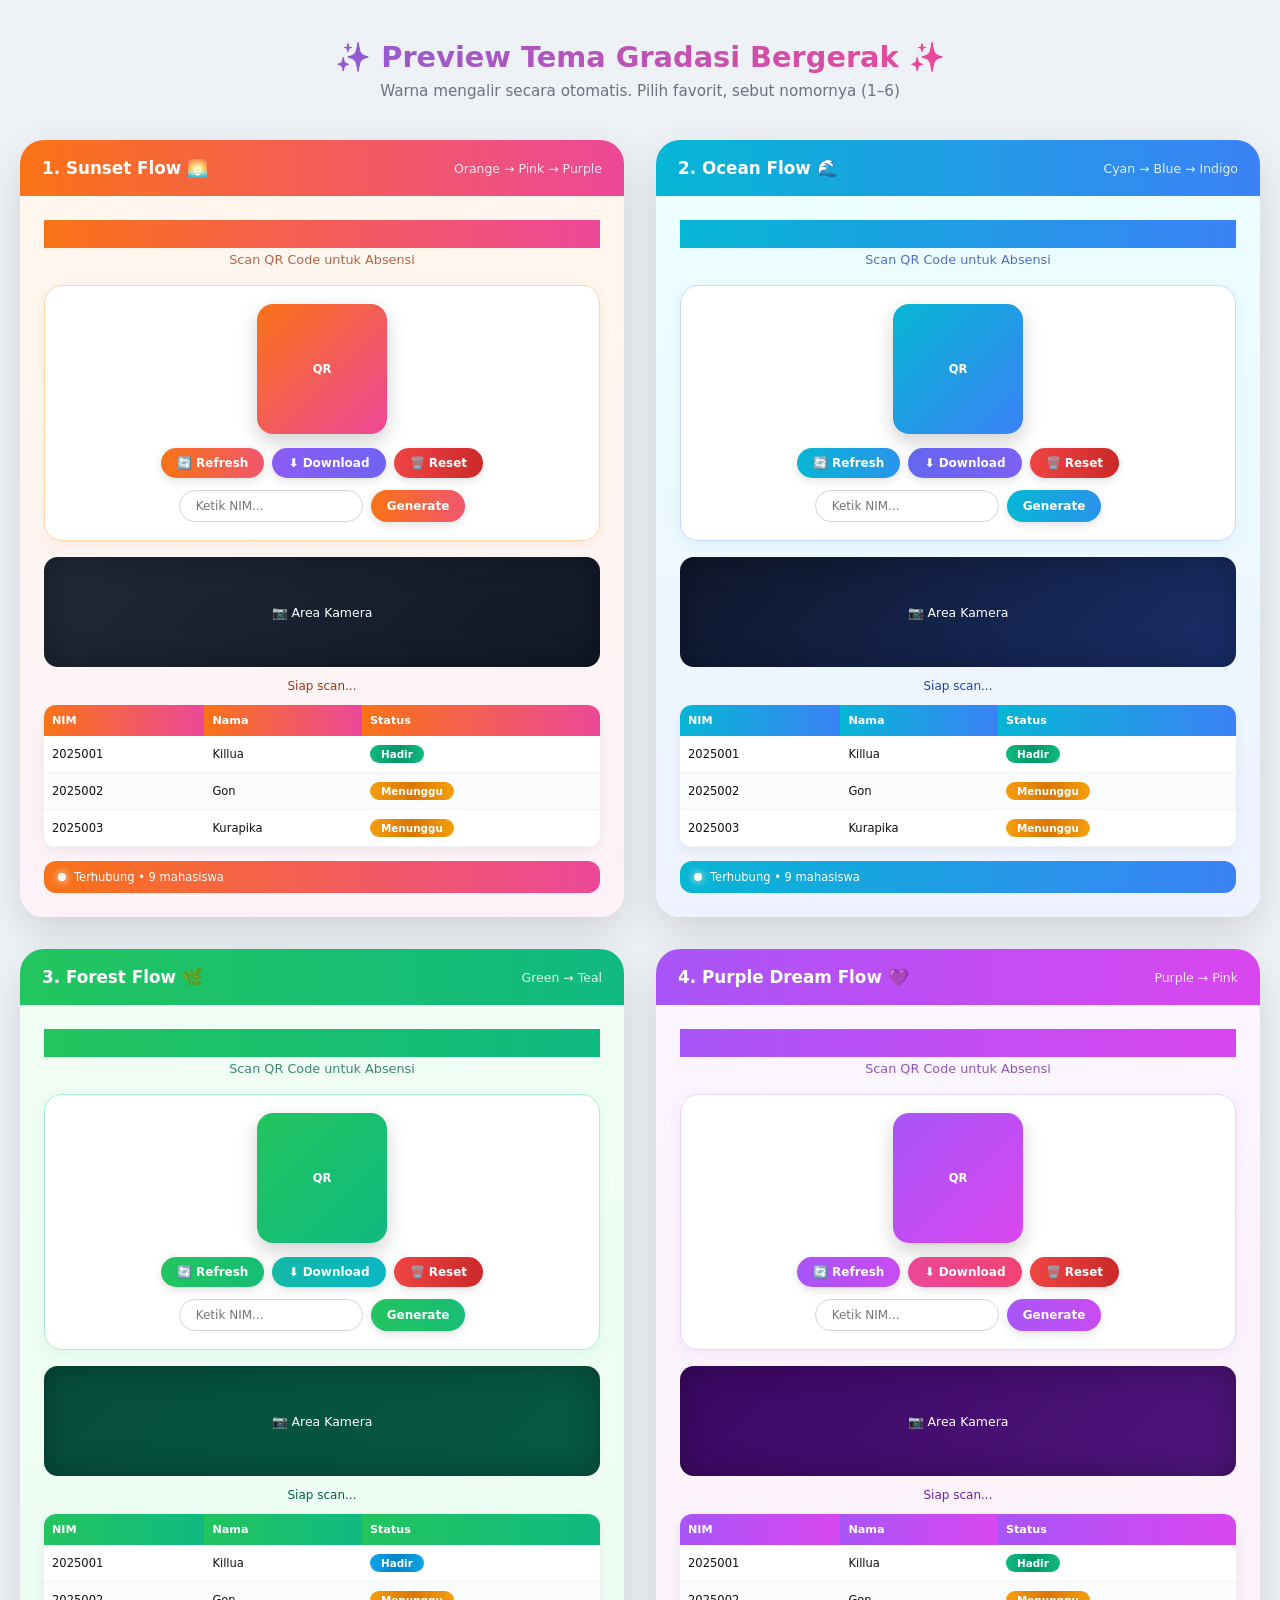
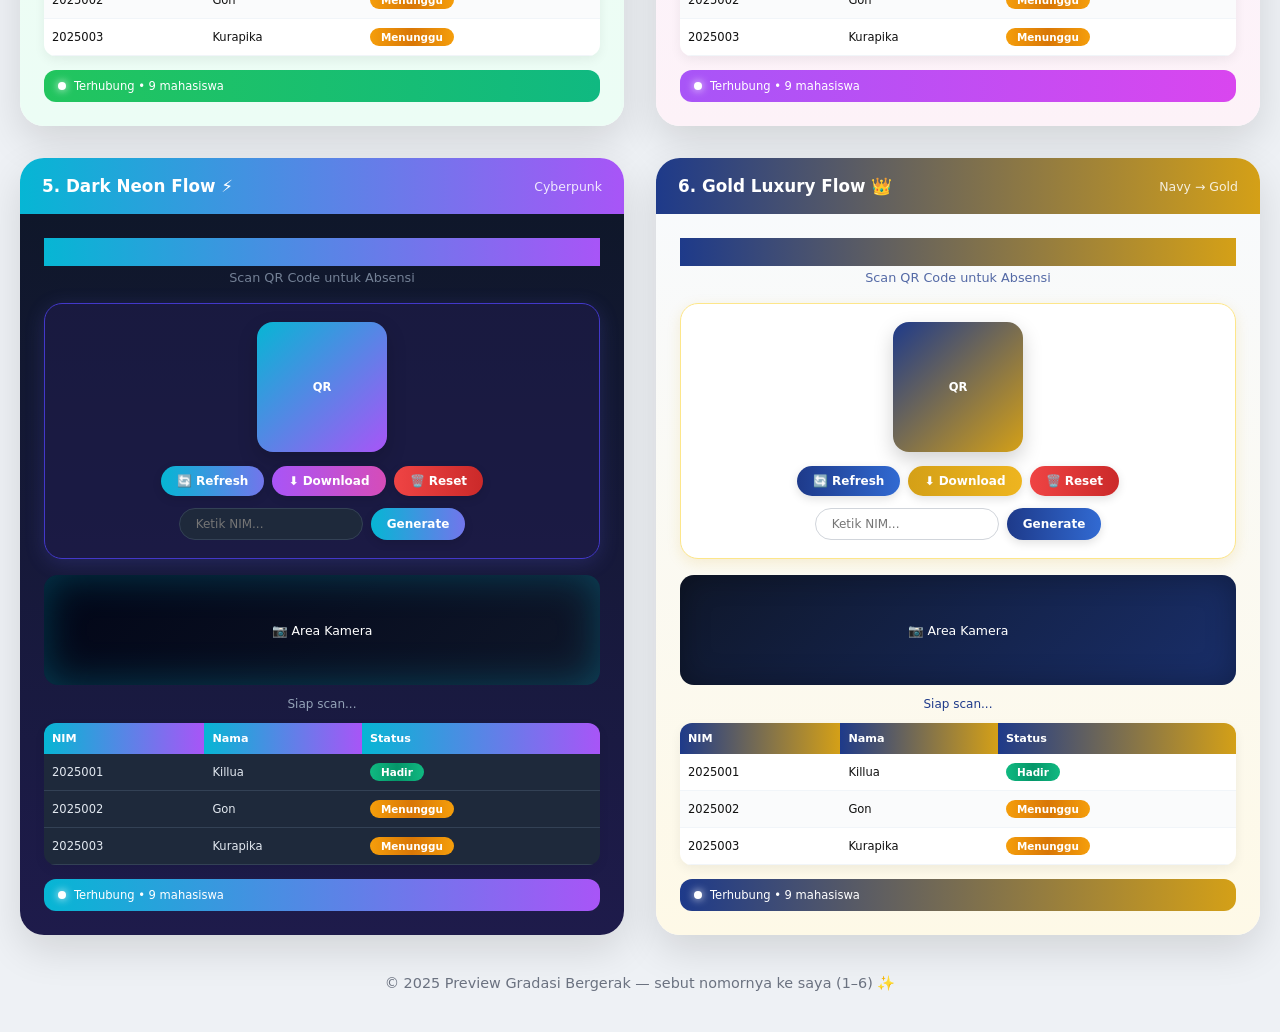
<file: preview-tema.html>
<!DOCTYPE html>
<html lang="id">
<head>
<meta charset="UTF-8">
<meta name="viewport" content="width=device-width, initial-scale=1.0">
<title>Preview Tema Gradasi Bergerak — Presensi Digital</title>
<style>
  * { margin: 0; padding: 0; box-sizing: border-box; font-family: system-ui, -apple-system, 'Segoe UI', Roboto, sans-serif; }

  body {
    background: #eef1f5;
    padding: 40px 20px;
    color: #111;
  }

  .page-title {
    text-align: center;
    font-size: 1.8rem;
    margin-bottom: 8px;
    font-weight: 700;
    background: linear-gradient(90deg, #6366f1, #ec4899, #f59e0b, #10b981, #6366f1);
    background-size: 300% 100%;
    -webkit-background-clip: text;
    background-clip: text;
    color: transparent;
    animation: titleFlow 6s linear infinite;
  }

  @keyframes titleFlow {
    0% { background-position: 0% 50%; }
    100% { background-position: 300% 50%; }
  }

  .page-subtitle {
    text-align: center;
    color: #6b7280;
    margin-bottom: 40px;
    font-size: .95rem;
  }

  .tema-grid {
    display: grid;
    grid-template-columns: repeat(auto-fit, minmax(420px, 1fr));
    gap: 32px;
    max-width: 1400px;
    margin: 0 auto;
  }

  .tema-card {
    border-radius: 24px;
    overflow: hidden;
    box-shadow: 0 15px 40px rgba(0,0,0,.12);
    background: #fff;
    transition: transform .3s;
  }

  .tema-card:hover {
    transform: translateY(-4px);
  }

  .tema-label {
    padding: 18px 22px;
    font-weight: 600;
    font-size: 1.05rem;
    color: #fff;
    display: flex;
    justify-content: space-between;
    align-items: center;
    background-size: 300% 100% !important;
    animation: flowBg 5s linear infinite;
  }

  .tema-label span:last-child {
    font-size: .78rem;
    opacity: .85;
    font-weight: 400;
  }

  @keyframes flowBg {
    0% { background-position: 0% 50%; }
    100% { background-position: 300% 50%; }
  }

  /* ====== PREVIEW WRAPPER ====== */
  .preview {
    padding: 24px;
    min-height: 680px;
  }

  .preview h1 {
    font-size: 1.5rem;
    font-weight: 700;
    text-align: center;
    margin-bottom: 4px;
    -webkit-background-clip: text;
    background-clip: text;
    color: transparent;
    background-size: 300% 100% !important;
    animation: flowBg 5s linear infinite;
  }

  .preview .subtitle {
    text-align: center;
    font-size: .8rem;
    margin-bottom: 18px;
    opacity: .75;
  }

  .preview .qr-section {
    border-radius: 18px;
    padding: 18px;
    text-align: center;
    margin-bottom: 16px;
    border: 1px solid;
  }

  .preview .qr-box {
    width: 130px;
    height: 130px;
    margin: 0 auto 14px;
    border-radius: 16px;
    display: flex;
    align-items: center;
    justify-content: center;
    font-size: .72rem;
    font-weight: 600;
    color: #fff;
    box-shadow: 0 8px 20px rgba(0,0,0,.18);
    background-size: 300% 300% !important;
    animation: flowBgDiag 6s ease infinite;
  }

  @keyframes flowBgDiag {
    0% { background-position: 0% 0%; }
    50% { background-position: 100% 100%; }
    100% { background-position: 0% 0%; }
  }

  .preview .btn-row {
    display: flex;
    gap: 8px;
    justify-content: center;
    flex-wrap: wrap;
    margin-bottom: 12px;
  }

  .preview .btn {
    padding: 8px 16px;
    border-radius: 30px;
    font-size: .75rem;
    font-weight: 600;
    cursor: pointer;
    border: none;
    display: inline-flex;
    align-items: center;
    gap: 4px;
    transition: all .25s;
    color: #fff;
    box-shadow: 0 3px 10px rgba(0,0,0,.12);
    background-size: 300% 100% !important;
    animation: flowBg 5s linear infinite;
  }

  .preview .btn:hover {
    transform: translateY(-2px);
    box-shadow: 0 5px 14px rgba(0,0,0,.2);
  }

  .preview .input-row {
    display: flex;
    gap: 8px;
    justify-content: center;
    margin-top: 12px;
  }

  .preview .input-row input {
    padding: 8px 16px;
    border-radius: 30px;
    font-size: .75rem;
    border: 1px solid #d1d5db;
    outline: none;
    min-width: 130px;
  }

  .preview .scanner-area {
    border-radius: 14px;
    height: 110px;
    display: flex;
    align-items: center;
    justify-content: center;
    color: #fff;
    font-size: .78rem;
    font-weight: 500;
    margin-bottom: 12px;
    box-shadow: inset 0 0 30px rgba(0,0,0,.3);
    background-size: 300% 300% !important;
    animation: flowBgDiag 6s ease infinite;
  }

  .preview .status-line {
    text-align: center;
    font-size: .75rem;
    margin-bottom: 12px;
    font-weight: 500;
  }

  .preview table {
    width: 100%;
    border-collapse: collapse;
    font-size: .72rem;
    border-radius: 12px;
    overflow: hidden;
    box-shadow: 0 4px 12px rgba(0,0,0,.06);
  }

  .preview th {
    padding: 9px 8px;
    text-align: left;
    font-weight: 700;
    color: #fff;
    font-size: .7rem;
    background-size: 300% 100% !important;
    animation: flowBg 5s linear infinite;
  }

  .preview td {
    padding: 9px 8px;
    background: #fff;
    border-bottom: 1px solid #f1f5f9;
  }

  .preview tr:nth-child(even) td {
    background: #fafbfc;
  }

  .preview .badge {
    padding: 3px 11px;
    border-radius: 20px;
    font-size: .65rem;
    font-weight: 600;
    display: inline-block;
    color: #fff;
  }

  .preview .footer-status {
    display: flex;
    align-items: center;
    gap: 8px;
    margin-top: 14px;
    padding: 9px 14px;
    border-radius: 12px;
    font-size: .72rem;
    color: #fff;
    font-weight: 500;
    background-size: 300% 100% !important;
    animation: flowBg 5s linear infinite;
  }

  .preview .dot {
    width: 8px; height: 8px; border-radius: 50%;
    background: #fff;
    box-shadow: 0 0 8px #fff;
    animation: pulse 1.5s infinite;
  }

  @keyframes pulse {
    0%, 100% { opacity: 1; transform: scale(1); }
    50% { opacity: .5; transform: scale(.85); }
  }

  /* ========= TEMA 1: SUNSET FLOW ========= */
  .a1 .tema-label,
  .a1 .preview h1,
  .a1 .preview th,
  .a1 .preview .footer-status {
    background: linear-gradient(90deg, #f97316, #ec4899, #8b5cf6, #f97316);
  }
  .a1 .preview { background: linear-gradient(180deg, #fff7ed 0%, #fdf2f8 100%); }
  .a1 .preview .subtitle { color: #9a3412; }
  .a1 .preview .qr-section { background: #fff; border-color: #fed7aa; box-shadow: 0 4px 14px rgba(249,115,22,.08); }
  .a1 .preview .qr-box { background: linear-gradient(135deg, #f97316, #ec4899, #8b5cf6, #f97316); }
  .a1 .preview .btn { background: linear-gradient(90deg, #f97316, #ec4899, #f97316); }
  .a1 .preview .btn.alt { background: linear-gradient(90deg, #8b5cf6, #6366f1, #8b5cf6); }
  .a1 .preview .btn.danger { background: linear-gradient(90deg, #ef4444, #b91c1c, #ef4444); }
  .a1 .preview .scanner-area { background: linear-gradient(135deg, #1f2937, #111827, #4c1d95, #1f2937); }
  .a1 .preview .status-line { color: #9a3412; }
  .a1 .preview .badge { background: linear-gradient(90deg, #f59e0b, #d97706, #f59e0b); }
  .a1 .preview .badge.hadir { background: linear-gradient(90deg, #10b981, #059669, #10b981); }

  /* ========= TEMA 2: OCEAN FLOW ========= */
  .a2 .tema-label,
  .a2 .preview h1,
  .a2 .preview th,
  .a2 .preview .footer-status {
    background: linear-gradient(90deg, #06b6d4, #3b82f6, #6366f1, #06b6d4);
  }
  .a2 .preview { background: linear-gradient(180deg, #ecfeff 0%, #eef2ff 100%); }
  .a2 .preview .subtitle { color: #1e40af; }
  .a2 .preview .qr-section { background: #fff; border-color: #bfdbfe; box-shadow: 0 4px 14px rgba(59,130,246,.08); }
  .a2 .preview .qr-box { background: linear-gradient(135deg, #06b6d4, #3b82f6, #6366f1, #06b6d4); }
  .a2 .preview .btn { background: linear-gradient(90deg, #06b6d4, #3b82f6, #06b6d4); }
  .a2 .preview .btn.alt { background: linear-gradient(90deg, #6366f1, #8b5cf6, #6366f1); }
  .a2 .preview .btn.danger { background: linear-gradient(90deg, #ef4444, #b91c1c, #ef4444); }
  .a2 .preview .scanner-area { background: linear-gradient(135deg, #0f172a, #1e3a8a, #0f172a); }
  .a2 .preview .status-line { color: #1e40af; }
  .a2 .preview .badge { background: linear-gradient(90deg, #f59e0b, #d97706, #f59e0b); }
  .a2 .preview .badge.hadir { background: linear-gradient(90deg, #10b981, #059669, #10b981); }

  /* ========= TEMA 3: FOREST FLOW ========= */
  .a3 .tema-label,
  .a3 .preview h1,
  .a3 .preview th,
  .a3 .preview .footer-status {
    background: linear-gradient(90deg, #22c55e, #10b981, #14b8a6, #22c55e);
  }
  .a3 .preview { background: linear-gradient(180deg, #f0fdf4 0%, #ecfdf5 100%); }
  .a3 .preview .subtitle { color: #065f46; }
  .a3 .preview .qr-section { background: #fff; border-color: #a7f3d0; box-shadow: 0 4px 14px rgba(16,185,129,.08); }
  .a3 .preview .qr-box { background: linear-gradient(135deg, #22c55e, #10b981, #14b8a6, #22c55e); }
  .a3 .preview .btn { background: linear-gradient(90deg, #22c55e, #10b981, #22c55e); }
  .a3 .preview .btn.alt { background: linear-gradient(90deg, #14b8a6, #06b6d4, #14b8a6); }
  .a3 .preview .btn.danger { background: linear-gradient(90deg, #ef4444, #b91c1c, #ef4444); }
  .a3 .preview .scanner-area { background: linear-gradient(135deg, #064e3b, #065f46, #064e3b); }
  .a3 .preview .status-line { color: #065f46; }
  .a3 .preview .badge { background: linear-gradient(90deg, #f59e0b, #d97706, #f59e0b); }
  .a3 .preview .badge.hadir { background: linear-gradient(90deg, #0ea5e9, #0284c7, #0ea5e9); }

  /* ========= TEMA 4: PURPLE DREAM FLOW ========= */
  .a4 .tema-label,
  .a4 .preview h1,
  .a4 .preview th,
  .a4 .preview .footer-status {
    background: linear-gradient(90deg, #a855f7, #d946ef, #ec4899, #a855f7);
  }
  .a4 .preview { background: linear-gradient(180deg, #faf5ff 0%, #fdf2f8 100%); }
  .a4 .preview .subtitle { color: #6b21a8; }
  .a4 .preview .qr-section { background: #fff; border-color: #e9d5ff; box-shadow: 0 4px 14px rgba(168,85,247,.08); }
  .a4 .preview .qr-box { background: linear-gradient(135deg, #a855f7, #d946ef, #ec4899, #a855f7); }
  .a4 .preview .btn { background: linear-gradient(90deg, #a855f7, #d946ef, #a855f7); }
  .a4 .preview .btn.alt { background: linear-gradient(90deg, #ec4899, #f43f5e, #ec4899); }
  .a4 .preview .btn.danger { background: linear-gradient(90deg, #ef4444, #b91c1c, #ef4444); }
  .a4 .preview .scanner-area { background: linear-gradient(135deg, #3b0764, #581c87, #3b0764); }
  .a4 .preview .status-line { color: #6b21a8; }
  .a4 .preview .badge { background: linear-gradient(90deg, #f59e0b, #d97706, #f59e0b); }
  .a4 .preview .badge.hadir { background: linear-gradient(90deg, #10b981, #059669, #10b981); }

  /* ========= TEMA 5: DARK NEON FLOW ========= */
  .a5 .tema-label,
  .a5 .preview h1,
  .a5 .preview th,
  .a5 .preview .footer-status {
    background: linear-gradient(90deg, #06b6d4, #a855f7, #ec4899, #06b6d4);
  }
  .a5 .preview { background: linear-gradient(180deg, #0f172a 0%, #1e1b4b 100%); color: #e2e8f0; }
  .a5 .preview .subtitle { color: #94a3b8; }
  .a5 .preview .qr-section { background: rgba(30,27,75,.6); border-color: #4338ca; box-shadow: 0 4px 20px rgba(99,102,241,.2); }
  .a5 .preview .qr-box { background: linear-gradient(135deg, #06b6d4, #a855f7, #ec4899, #06b6d4); }
  .a5 .preview .btn { background: linear-gradient(90deg, #06b6d4, #a855f7, #06b6d4); }
  .a5 .preview .btn.alt { background: linear-gradient(90deg, #a855f7, #ec4899, #a855f7); }
  .a5 .preview .btn.danger { background: linear-gradient(90deg, #ef4444, #b91c1c, #ef4444); }
  .a5 .preview .input-row input { background: #1e293b; border-color: #334155; color: #e2e8f0; }
  .a5 .preview .scanner-area { background: linear-gradient(135deg, #020617, #0f172a, #1e1b4b, #020617); box-shadow: inset 0 0 40px rgba(6,182,212,.3); }
  .a5 .preview .status-line { color: #94a3b8; }
  .a5 .preview td { background: #1e293b; border-color: #334155; color: #e2e8f0; }
  .a5 .preview tr:nth-child(even) td { background: #1e293b; }
  .a5 .preview .badge { background: linear-gradient(90deg, #f59e0b, #d97706, #f59e0b); }
  .a5 .preview .badge.hadir { background: linear-gradient(90deg, #10b981, #059669, #10b981); }

  /* ========= TEMA 6: GOLD LUXURY FLOW ========= */
  .a6 .tema-label,
  .a6 .preview h1,
  .a6 .preview th,
  .a6 .preview .footer-status {
    background: linear-gradient(90deg, #1e3a8a, #d4a017, #fbbf24, #1e3a8a);
  }
  .a6 .preview { background: linear-gradient(180deg, #f8fafc 0%, #fef9e7 100%); }
  .a6 .preview .subtitle { color: #1e3a8a; }
  .a6 .preview .qr-section { background: #fff; border-color: #fde68a; box-shadow: 0 4px 14px rgba(212,160,23,.15); }
  .a6 .preview .qr-box { background: linear-gradient(135deg, #1e3a8a, #d4a017, #fbbf24, #1e3a8a); }
  .a6 .preview .btn { background: linear-gradient(90deg, #1e3a8a, #3b82f6, #1e3a8a); }
  .a6 .preview .btn.alt { background: linear-gradient(90deg, #d4a017, #fbbf24, #d4a017); }
  .a6 .preview .btn.danger { background: linear-gradient(90deg, #ef4444, #b91c1c, #ef4444); }
  .a6 .preview .scanner-area { background: linear-gradient(135deg, #0f172a, #1e3a8a, #0f172a); }
  .a6 .preview .status-line { color: #1e3a8a; }
  .a6 .preview .badge { background: linear-gradient(90deg, #f59e0b, #d97706, #f59e0b); }
  .a6 .preview .badge.hadir { background: linear-gradient(90deg, #10b981, #059669, #10b981); }

</style>
</head>
<body>

  <h1 class="page-title">✨ Preview Tema Gradasi Bergerak ✨</h1>
  <p class="page-subtitle">Warna mengalir secara otomatis. Pilih favorit, sebut nomornya (1–6)</p>

  <div class="tema-grid">

    <!-- ==== TEMA 1 ==== -->
    <div class="tema-card a1">
      <div class="tema-label"><span>1. Sunset Flow 🌅</span><span>Orange → Pink → Purple</span></div>
      <div class="preview">
        <h1>Presensi Kelas</h1>
        <p class="subtitle">Scan QR Code untuk Absensi</p>
        <div class="qr-section">
          <div class="qr-box">QR</div>
          <div class="btn-row">
            <button class="btn">🔄 Refresh</button>
            <button class="btn alt">⬇️ Download</button>
            <button class="btn danger">🗑️ Reset</button>
          </div>
          <div class="input-row">
            <input placeholder="Ketik NIM..." />
            <button class="btn">Generate</button>
          </div>
        </div>
        <div class="scanner-area">📷 Area Kamera</div>
        <div class="status-line">Siap scan...</div>
        <table>
          <thead><tr><th>NIM</th><th>Nama</th><th>Status</th></tr></thead>
          <tbody>
            <tr><td>2025001</td><td>Killua</td><td><span class="badge hadir">Hadir</span></td></tr>
            <tr><td>2025002</td><td>Gon</td><td><span class="badge">Menunggu</span></td></tr>
            <tr><td>2025003</td><td>Kurapika</td><td><span class="badge">Menunggu</span></td></tr>
          </tbody>
        </table>
        <div class="footer-status"><span class="dot"></span> Terhubung • 9 mahasiswa</div>
      </div>
    </div>

    <!-- ==== TEMA 2 ==== -->
    <div class="tema-card a2">
      <div class="tema-label"><span>2. Ocean Flow 🌊</span><span>Cyan → Blue → Indigo</span></div>
      <div class="preview">
        <h1>Presensi Kelas</h1>
        <p class="subtitle">Scan QR Code untuk Absensi</p>
        <div class="qr-section">
          <div class="qr-box">QR</div>
          <div class="btn-row">
            <button class="btn">🔄 Refresh</button>
            <button class="btn alt">⬇️ Download</button>
            <button class="btn danger">🗑️ Reset</button>
          </div>
          <div class="input-row">
            <input placeholder="Ketik NIM..." />
            <button class="btn">Generate</button>
          </div>
        </div>
        <div class="scanner-area">📷 Area Kamera</div>
        <div class="status-line">Siap scan...</div>
        <table>
          <thead><tr><th>NIM</th><th>Nama</th><th>Status</th></tr></thead>
          <tbody>
            <tr><td>2025001</td><td>Killua</td><td><span class="badge hadir">Hadir</span></td></tr>
            <tr><td>2025002</td><td>Gon</td><td><span class="badge">Menunggu</span></td></tr>
            <tr><td>2025003</td><td>Kurapika</td><td><span class="badge">Menunggu</span></td></tr>
          </tbody>
        </table>
        <div class="footer-status"><span class="dot"></span> Terhubung • 9 mahasiswa</div>
      </div>
    </div>

    <!-- ==== TEMA 3 ==== -->
    <div class="tema-card a3">
      <div class="tema-label"><span>3. Forest Flow 🌿</span><span>Green → Teal</span></div>
      <div class="preview">
        <h1>Presensi Kelas</h1>
        <p class="subtitle">Scan QR Code untuk Absensi</p>
        <div class="qr-section">
          <div class="qr-box">QR</div>
          <div class="btn-row">
            <button class="btn">🔄 Refresh</button>
            <button class="btn alt">⬇️ Download</button>
            <button class="btn danger">🗑️ Reset</button>
          </div>
          <div class="input-row">
            <input placeholder="Ketik NIM..." />
            <button class="btn">Generate</button>
          </div>
        </div>
        <div class="scanner-area">📷 Area Kamera</div>
        <div class="status-line">Siap scan...</div>
        <table>
          <thead><tr><th>NIM</th><th>Nama</th><th>Status</th></tr></thead>
          <tbody>
            <tr><td>2025001</td><td>Killua</td><td><span class="badge hadir">Hadir</span></td></tr>
            <tr><td>2025002</td><td>Gon</td><td><span class="badge">Menunggu</span></td></tr>
            <tr><td>2025003</td><td>Kurapika</td><td><span class="badge">Menunggu</span></td></tr>
          </tbody>
        </table>
        <div class="footer-status"><span class="dot"></span> Terhubung • 9 mahasiswa</div>
      </div>
    </div>

    <!-- ==== TEMA 4 ==== -->
    <div class="tema-card a4">
      <div class="tema-label"><span>4. Purple Dream Flow 💜</span><span>Purple → Pink</span></div>
      <div class="preview">
        <h1>Presensi Kelas</h1>
        <p class="subtitle">Scan QR Code untuk Absensi</p>
        <div class="qr-section">
          <div class="qr-box">QR</div>
          <div class="btn-row">
            <button class="btn">🔄 Refresh</button>
            <button class="btn alt">⬇️ Download</button>
            <button class="btn danger">🗑️ Reset</button>
          </div>
          <div class="input-row">
            <input placeholder="Ketik NIM..." />
            <button class="btn">Generate</button>
          </div>
        </div>
        <div class="scanner-area">📷 Area Kamera</div>
        <div class="status-line">Siap scan...</div>
        <table>
          <thead><tr><th>NIM</th><th>Nama</th><th>Status</th></tr></thead>
          <tbody>
            <tr><td>2025001</td><td>Killua</td><td><span class="badge hadir">Hadir</span></td></tr>
            <tr><td>2025002</td><td>Gon</td><td><span class="badge">Menunggu</span></td></tr>
            <tr><td>2025003</td><td>Kurapika</td><td><span class="badge">Menunggu</span></td></tr>
          </tbody>
        </table>
        <div class="footer-status"><span class="dot"></span> Terhubung • 9 mahasiswa</div>
      </div>
    </div>

    <!-- ==== TEMA 5 ==== -->
    <div class="tema-card a5">
      <div class="tema-label"><span>5. Dark Neon Flow ⚡</span><span>Cyberpunk</span></div>
      <div class="preview">
        <h1>Presensi Kelas</h1>
        <p class="subtitle">Scan QR Code untuk Absensi</p>
        <div class="qr-section">
          <div class="qr-box">QR</div>
          <div class="btn-row">
            <button class="btn">🔄 Refresh</button>
            <button class="btn alt">⬇️ Download</button>
            <button class="btn danger">🗑️ Reset</button>
          </div>
          <div class="input-row">
            <input placeholder="Ketik NIM..." />
            <button class="btn">Generate</button>
          </div>
        </div>
        <div class="scanner-area">📷 Area Kamera</div>
        <div class="status-line">Siap scan...</div>
        <table>
          <thead><tr><th>NIM</th><th>Nama</th><th>Status</th></tr></thead>
          <tbody>
            <tr><td>2025001</td><td>Killua</td><td><span class="badge hadir">Hadir</span></td></tr>
            <tr><td>2025002</td><td>Gon</td><td><span class="badge">Menunggu</span></td></tr>
            <tr><td>2025003</td><td>Kurapika</td><td><span class="badge">Menunggu</span></td></tr>
          </tbody>
        </table>
        <div class="footer-status"><span class="dot"></span> Terhubung • 9 mahasiswa</div>
      </div>
    </div>

    <!-- ==== TEMA 6 ==== -->
    <div class="tema-card a6">
      <div class="tema-label"><span>6. Gold Luxury Flow 👑</span><span>Navy → Gold</span></div>
      <div class="preview">
        <h1>Presensi Kelas</h1>
        <p class="subtitle">Scan QR Code untuk Absensi</p>
        <div class="qr-section">
          <div class="qr-box">QR</div>
          <div class="btn-row">
            <button class="btn">🔄 Refresh</button>
            <button class="btn alt">⬇️ Download</button>
            <button class="btn danger">🗑️ Reset</button>
          </div>
          <div class="input-row">
            <input placeholder="Ketik NIM..." />
            <button class="btn">Generate</button>
          </div>
        </div>
        <div class="scanner-area">📷 Area Kamera</div>
        <div class="status-line">Siap scan...</div>
        <table>
          <thead><tr><th>NIM</th><th>Nama</th><th>Status</th></tr></thead>
          <tbody>
            <tr><td>2025001</td><td>Killua</td><td><span class="badge hadir">Hadir</span></td></tr>
            <tr><td>2025002</td><td>Gon</td><td><span class="badge">Menunggu</span></td></tr>
            <tr><td>2025003</td><td>Kurapika</td><td><span class="badge">Menunggu</span></td></tr>
          </tbody>
        </table>
        <div class="footer-status"><span class="dot"></span> Terhubung • 9 mahasiswa</div>
      </div>
    </div>

  </div>

  <p style="text-align:center; margin-top:40px; color:#6b7280; font-size:.9rem;">
    © 2025 Preview Gradasi Bergerak — sebut nomornya ke saya (1–6) ✨
  </p>

</body>
</html>
</file>
